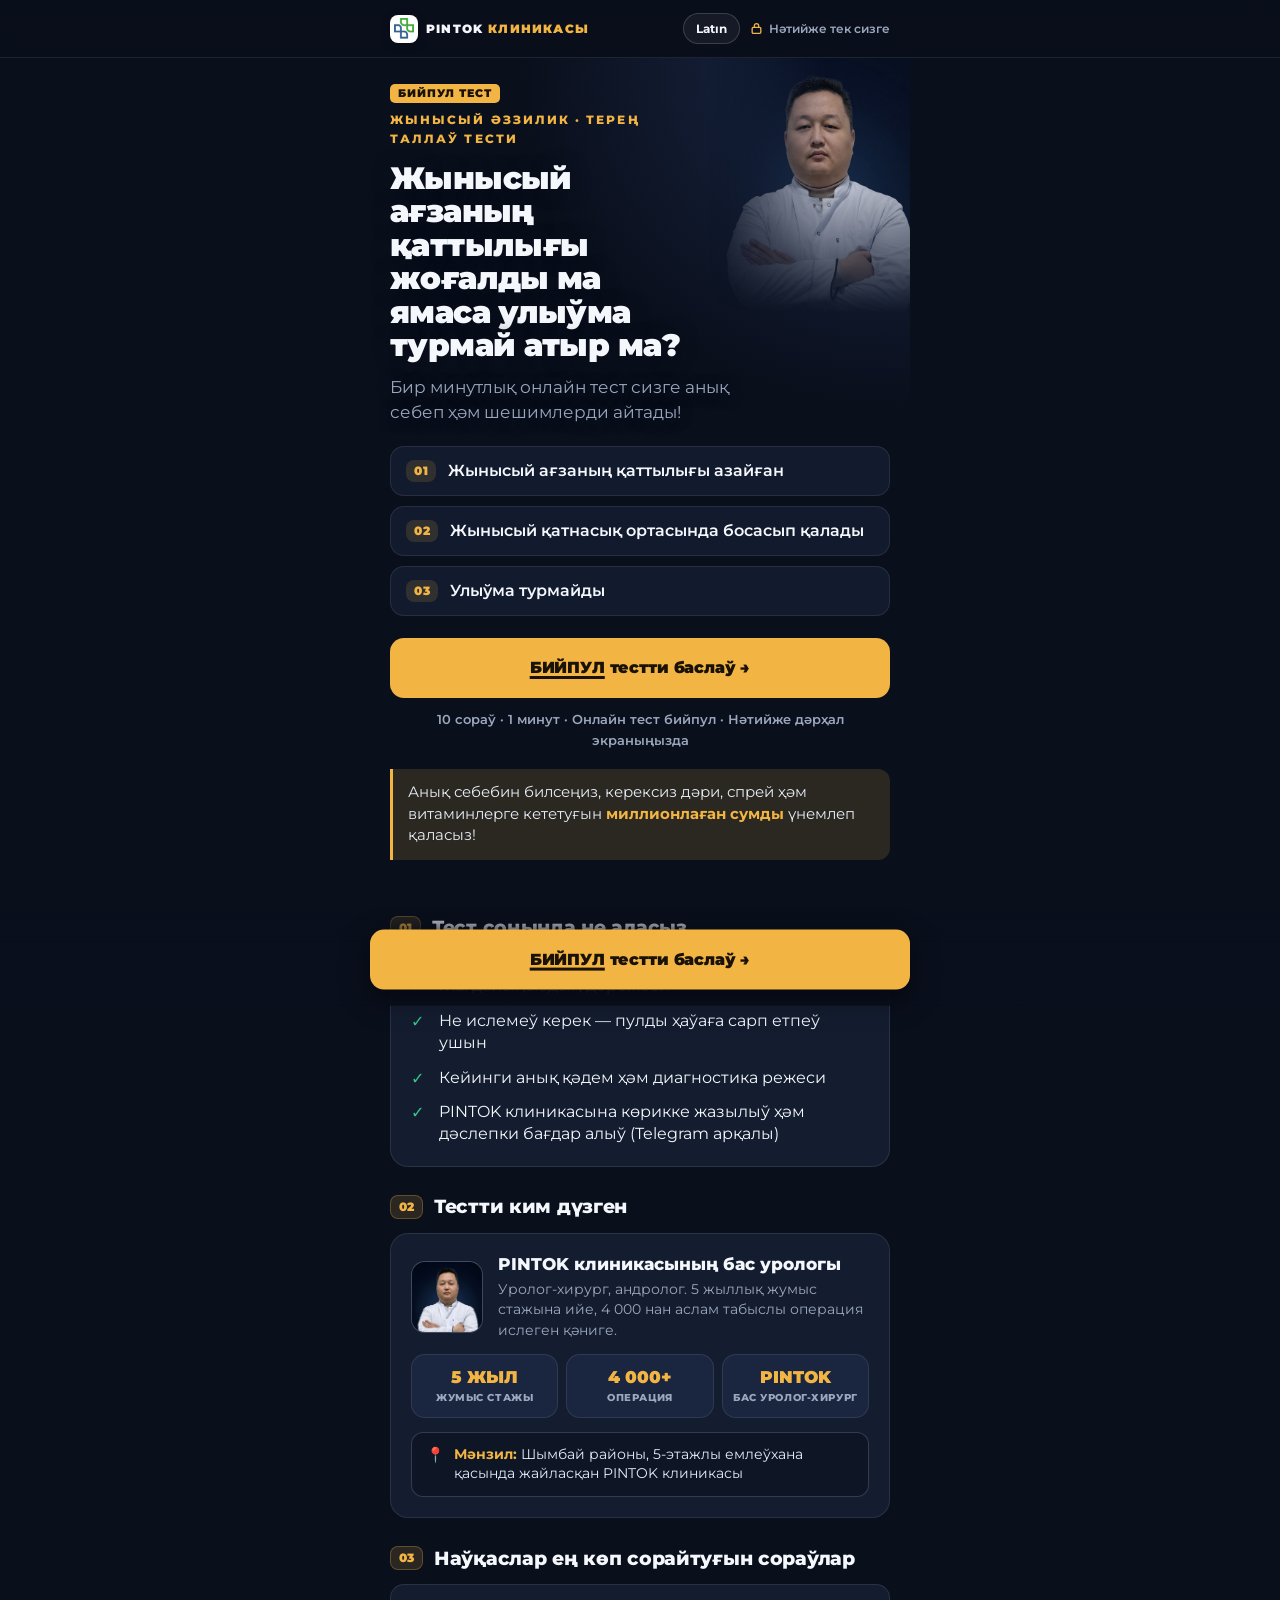
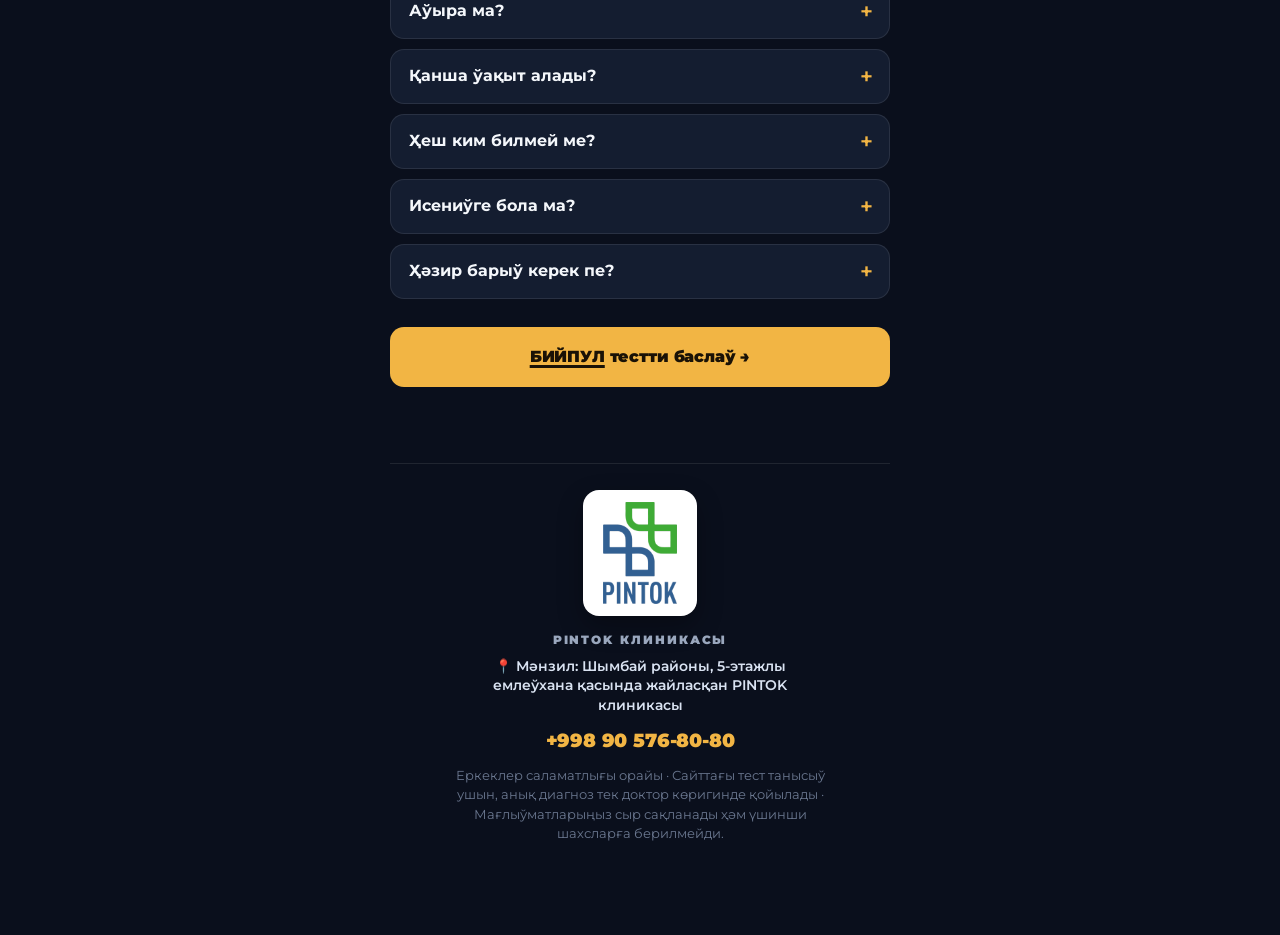
<file: index.html>
<!doctype html>
<html lang="kaa">
<head>
  <meta charset="utf-8">
  <meta name="viewport" content="width=device-width, initial-scale=1, viewport-fit=cover">
  <meta name="theme-color" content="#0A0F1C">
  <title>Еркеклик күши тести — PINTOK клиникасы</title>
  <meta name="description" content="Жынысый ағзаның қаттылығы жоғалды ма ямаса улыўма турмай атыр ма? Бир минутлық онлайн тест себебин айтады. Нәтийжени тек сиз көресиз.">
  <link rel="icon" type="image/png" href="assets/pintok-icon.png">
  <link rel="preconnect" href="https://fonts.googleapis.com">
  <link rel="preconnect" href="https://fonts.gstatic.com" crossorigin>
  <link href="https://fonts.googleapis.com/css2?family=Montserrat:wght@500;600;700;800;900&display=swap" rel="stylesheet">
  <link rel="preload" as="image" href="assets/doktor.jpg">
  <link rel="stylesheet" href="assets/style.css">
</head>
<body>
  <header class="top">
    <div class="top-in">
      <a class="brand" href="#top">
        <span class="brand-ico"><img src="assets/pintok-icon.png" alt="PINTOK" width="22" height="22"></span>
        <span class="brand-txt"><b data-no-translit="1">PINTOK</b> <span>КЛИНИКАСЫ</span></span>
      </a>
      <div class="top-r">
        <span id="lang-slot"></span>
        <span class="priv">
          <svg viewBox="0 0 24 24" fill="none" stroke="currentColor" stroke-width="2.4" stroke-linecap="round" stroke-linejoin="round" aria-hidden="true">
            <rect x="4" y="10" width="16" height="11" rx="2"></rect>
            <path d="M8 10V7a4 4 0 0 1 8 0v3"></path>
          </svg>
          <span>Нәтийже тек сизге</span>
        </span>
      </div>
    </div>
  </header>

  <main class="wrap" id="top">
    <!-- 1. БАС БЕТ (LANDING / INTRO) -->
    <section class="screen" id="s-intro">
      <div class="hero" id="hero">
        <img class="photo" src="assets/doktor.jpg" alt="" width="230" height="260">

        <div class="hero-top">
          <span class="badge-free">БИЙПУЛ тест</span>
          <p class="eyebrow">Жынысый әззилик · терең таллаў тести</p>
        </div>

        <h1 class="long">Жынысый ағзаның қаттылығы жоғалды ма ямаса улыўма турмай атыр ма?</h1>
        <p class="lead">Бир минутлық онлайн тест сизге анық себеп ҳәм шешимлерди айтады!</p>

        <ul class="who" id="who"></ul>

        <button type="button" class="btn hero-btn" id="hero-cta" data-start>
          <span><span class="bp">БИЙПУЛ</span> тестти баслаў →</span>
        </button>
        <p class="hint">10 сораў · 1 минут · Онлайн тест бийпул · Нәтийже дәрҳал экраныңызда</p>

        <p class="save">
          Анық себебин билсеңиз, керексиз дәри, спрей ҳәм витаминлерге кететуғын <b>миллионлаған сумды</b> үнемлеп қаласыз!
        </p>
      </div>

      <!-- Бөлим 01 -->
      <div class="sec">
        <div class="sec-h">
          <span class="sn">01</span>
          <h3>Тест соңында не аласыз</h3>
        </div>
        <div class="card">
          <ul class="gets" id="gets"></ul>
        </div>
      </div>

      <!-- Бөлим 02 -->
      <div class="sec">
        <div class="sec-h">
          <span class="sn">02</span>
          <h3>Тестти ким дүзген</h3>
        </div>
        <div class="card">
          <div class="doc">
            <img class="ava" src="assets/doktor.jpg" alt="PINTOK клиникасының бас урологы" width="72" height="72">
            <div>
              <p class="dname">PINTOK клиникасының бас урологы</p>
              <p class="drole">Уролог-хирург, андролог. 5 жыллық жумыс стажына ийе, 4 000 нан аслам табыслы операция ислеген қәниге.</p>
            </div>
          </div>
          <div class="trust" id="trust"></div>
          <div class="addr-box">
            <span class="addr-ic" aria-hidden="true">📍</span>
            <div>
              <b>Мәнзил:</b> Шымбай районы, 5-этажлы емлеўхана қасында жайласқан PINTOK клиникасы
            </div>
          </div>
        </div>
      </div>

      <!-- Бөлим 03 -->
      <div class="sec">
        <div class="sec-h">
          <span class="sn">03</span>
          <h3>Наўқаслар ең көп сорайтуғын сораўлар</h3>
        </div>
        <div class="faq" id="faq"></div>
      </div>

      <div class="sec">
        <button type="button" class="btn hero-btn" data-start>
          <span><span class="bp">БИЙПУЛ</span> тестти баслаў →</span>
        </button>
      </div>
    </section>

    <!-- 1.5. ТЕСТТЕН АЛДЫН АТЫ ҲӘМ НОМЕР КИРГИЗИЎ ЕКРАНЫ -->
    <section class="screen" id="s-pregate" hidden>
      <div class="gate" id="pregate-box">
        <div class="gate-brand">
          <img src="assets/pintok-icon.png" alt="PINTOK" width="32" height="32">
          <div>
            <div class="gb-name"><span data-no-translit="1">PINTOK</span> КЛИНИКАСЫ</div>
            <div class="gb-sub">Тестти баслаўдан алдын</div>
          </div>
        </div>

        <p class="eyebrow">БИЙПУЛ ТЕСТКЕ КИРИЎ</p>
        <p class="glead">
          Тестти баслаў ушын атыңыз ҳәм телефон номериңизди жазың.
          Атыңыз ҳәм номериңизсиз тестке кириў мүмкин емес.
        </p>

        <div class="field">
          <label class="flabel" for="pre-name">Атыңыз</label>
          <input type="text" id="pre-name" name="pre-name" autocomplete="name" placeholder="Атыңызды жазың">
        </div>

        <div class="field">
          <label class="flabel" for="pre-phone">Телефон номериңиз</label>
          <input type="tel" id="pre-phone" name="pre-phone" inputmode="numeric" autocomplete="tel" placeholder="+998 __ ___ __ __">
        </div>

        <p class="err" id="pre-err" hidden></p>

        <button type="button" class="btn" id="pre-submit">Тестти баслаў →</button>

        <div class="gpriv">
          <svg viewBox="0 0 24 24" fill="none" stroke="currentColor" stroke-width="2.2" stroke-linecap="round" stroke-linejoin="round" aria-hidden="true">
            <path d="M12 3l8 3v6c0 5-3.5 8-8 9-4.5-1-8-4-8-9V6l8-3z"></path>
            <path d="M9 12l2 2 4-4"></path>
          </svg>
          <span>Мағлыўматларыңыз тек PINTOK клиникасы администраторында қалады ҳәм толық сыр сақланады.</span>
        </div>
      </div>

      <button type="button" class="back" id="pre-back">← Бас бетке қайтыў</button>
    </section>

    <!-- 2. ТЕСТ ЕКРАНЫ (10 СОРАЎ) -->
    <section class="screen qwrap" id="s-q" hidden>
      <div class="qhead">
        <div class="num" id="pnum">01<small>/ 10</small></div>
        <div class="qtag">БИЙПУЛ тест</div>
      </div>
      <div class="segs" id="segs" aria-hidden="true"></div>
      <h2 class="q" id="qtxt"></h2>
      <div class="opts" id="opts"></div>
      <button type="button" class="back" id="back" hidden>← Алдыңғы сораў</button>
    </section>

    <!-- 3. НӘТИЙЖЕ ҲӘМ КӨРИККЕ ЖАЗЫЛЫЎ ЕКРАНЫ -->
    <section class="screen" id="s-res" hidden>
      <div class="rhead">
        <p class="eyebrow">ТЕСТ ЖУЎМАҚЛАНДЫ</p>
        <h2>Сизиң нәтийжеңиз</h2>
      </div>

      <div class="lv" id="lvbox">
        <p class="eyebrow">ҲӘЗИРГИ ЖАҒДАЙДА СИЗДЕ</p>
        <div class="lv-t" id="lvname"></div>
        <div class="meter" aria-hidden="true">
          <div class="mseg" data-lv="1">
            <div class="bar"></div>
            <div class="ml">ЖЕҢИЛ</div>
          </div>
          <div class="mseg" data-lv="2">
            <div class="bar"></div>
            <div class="ml">ОРТАША</div>
          </div>
          <div class="mseg" data-lv="3">
            <div class="bar"></div>
            <div class="ml">АЎЫР</div>
          </div>
        </div>
        <p class="lv-d" id="lvdesc"></p>
      </div>

      <!-- Карточка 01 -->
      <div class="sec">
        <div class="sec-h">
          <span class="sn">01</span>
          <h3>Жынысый әззиликтиң үш түрли көриниси бар ҳәм бәрине шешим бар:</h3>
        </div>
        <div class="card">
          <div class="tlist" id="types"></div>
        </div>
      </div>

      <!-- Карточка 02 -->
      <div class="sec">
        <div class="sec-h">
          <span class="sn">02</span>
          <h3>Бул жағдайда сизге ең анық жәрдем — дурыс диагноз, яғный:</h3>
        </div>
        <div class="card">
          <div class="steps" id="steps"></div>
          <div class="why" id="why"></div>
        </div>
      </div>

      <!-- Клиникада қабыллаў ҳәм мәнзил карточкасы (пуллы тийкарда) -->
      <div class="free">
        <span class="ftag" id="ftag"></span>
        <h3 id="ftitle"></h3>
        <ul id="flist"></ul>
        <div class="addr-box addr-in-offer">
          <span class="addr-ic" aria-hidden="true">📍</span>
          <div><b>Мәнзил:</b> <span id="faddr"></span></div>
        </div>
        <p class="fsub" id="fnote"></p>
      </div>

      <!-- Көрикке жазылыў ақ формасы -->
      <div class="gate" id="gate">
        <div class="gate-brand">
          <img src="assets/pintok-icon.png" alt="PINTOK" width="32" height="32">
          <div>
            <div class="gb-name"><span data-no-translit="1">PINTOK</span> КЛИНИКАСЫ</div>
            <div class="gb-sub">Көрикке алдыннан жазылыў</div>
          </div>
        </div>

        <p class="eyebrow">КӨРИККЕ АЛДЫННАН ЖАЗЫЛЫЎ</p>
        <p class="glead">
          Атыңыз ҳәм телефон номериңизди жазып, <b>«Жибериў»</b> түймесин басың. Арзаңыз дәрҳал
          <b>PINTOK клиникасына</b> түседи ҳәм администратор сиз менен байланысады.
        </p>

        <div class="gate-addr">
          <span aria-hidden="true">📍</span>
          <span><b>Мәнзил:</b> Шымбай районы, 5-этажлы емлеўхана қасында жайласқан PINTOK клиникасы</span>
        </div>

        <div class="field">
          <label class="flabel" for="name">Атыңыз</label>
          <input type="text" id="name" name="name" autocomplete="name" placeholder="Атыңызды жазың">
        </div>

        <div class="field">
          <label class="flabel" for="phone">Телефон номериңиз</label>
          <input type="tel" id="phone" name="phone" inputmode="numeric" autocomplete="tel" placeholder="+998 __ ___ __ __">
        </div>

        <p class="err" id="perr" hidden></p>

        <button type="button" class="btn" id="send">Жибериў →</button>

        <p class="phone-direct">
          Ямаса тиккелей қоңыраў: <a href="tel:+998905768080" data-no-translit="1">+998 90 576-80-80</a>
        </p>

        <div class="gpriv">
          <svg viewBox="0 0 24 24" fill="none" stroke="currentColor" stroke-width="2.2" stroke-linecap="round" stroke-linejoin="round" aria-hidden="true">
            <path d="M12 3l8 3v6c0 5-3.5 8-8 9-4.5-1-8-4-8-9V6l8-3z"></path>
            <path d="M9 12l2 2 4-4"></path>
          </svg>
          <span>Номериңиз тек PINTOK клиникасы администраторында қалады. Мағлыўматларыңыздың сыр сақланыўына кепиллик беремиз.</span>
        </div>
      </div>

      <!-- Telegram байланыс карточкасы -->
      <div class="guide">
        <div class="pdf vid-logo" aria-hidden="true">
          <img src="assets/pintok-icon.png" alt="PINTOK" width="40" height="40">
        </div>
        <div>
          <p class="eyebrow" id="gtag"></p>
          <p class="gt" id="gtitle"></p>
          <p class="gd" id="gdesc"></p>
          <p class="gf" id="gfoot"></p>
        </div>
      </div>

      <button type="button" class="restart" id="restart">Тестти қайтадан баслаў</button>
    </section>

    <!-- 4. ТАСТЫЙЫҚЛАЎ ЕКРАНЫ -->
    <section class="screen" id="s-done" hidden>
      <div class="done-box">
        <div class="done-head">
          <div class="done-ok" aria-hidden="true">✓</div>
          <div class="done-logo-pill">
            <img src="assets/pintok-icon.png" alt="PINTOK" width="26" height="26">
            <span data-no-translit="1">PINTOK</span>
          </div>
        </div>
        <p class="eyebrow">АРЗА ҚАБЫЛ ЕТИЛДИ · PINTOK КЛИНИКАСЫ</p>
        <h2>Рахмет! Арзаңыз жиберилди</h2>
        <p class="done-sub">PINTOK клиникасының администраторы жақын ўақыт ишинде сиз менен байланысып, көрик ўақтын белгилейди.</p>

        <div class="done-info">
          <div>Аты: <b id="donename"></b></div>
          <div>Телефон: <b id="donephone" data-no-translit="1"></b></div>
          <div>Нәтийже: <b id="donelevel"></b></div>
          <div>Мәнзил: <b>Шымбай районы, 5-этажлы емлеўхана қасында жайласқан PINTOK клиникасы</b></div>
        </div>

        <div class="done-actions">
          <a class="btn sec" id="callbtn" href="tel:+998905768080">
            📞 Клиникаға қоңыраў: +998 90 576-80-80
          </a>
          <a class="btn ghost" id="tgbtn" href="https://t.me/+998905768080" target="_blank" rel="noopener noreferrer">
            Telegramнан тиккелей жазыў (+998 90 576-80-80)
          </a>
        </div>

        <p class="days" id="days"></p>
      </div>

      <div class="card how-card">
        <h3>Сиз менен қалай байланысқан қолайлы?</h3>
        <div class="opts" id="how"></div>
        <div class="final-msg" id="final" hidden>
          Таңлаўыңыз сақланды: <b id="howtxt"></b>. PINTOK клиникасы администраторы сиз таңлаған усылда байланысады.
        </div>
      </div>

      <button type="button" class="restart" id="restart2">Тестти қайтадан баслаў</button>
    </section>

    <footer>
      <div class="flogo-wrap">
        <img src="assets/pintok-logo.png" alt="PINTOK клиникасы" width="84" height="104">
      </div>
      <div class="fbrand">PINTOK КЛИНИКАСЫ</div>
      <p class="faddr">📍 Мәнзил: Шымбай районы, 5-этажлы емлеўхана қасында жайласқан PINTOK клиникасы</p>
      <a class="fphone" href="tel:+998905768080" data-no-translit="1">+998 90 576-80-80</a>
      <p class="fnote">
        Еркеклер саламатлығы орайы · Сайттағы тест танысыў ушын, анық диагноз тек доктор көригинде қойылады · Мағлыўматларыңыз сыр сақланады ҳәм үшинши шахсларға берилмейди.
      </p>
    </footer>
  </main>

  <div class="cta-bar" id="cta-bar">
    <div class="wrap">
      <button type="button" class="btn" data-start>
        <span><span class="bp">БИЙПУЛ</span> тестти баслаў →</span>
      </button>
    </div>
  </div>

  <script src="assets/config.js"></script>
  <script src="assets/scoring.js"></script>
  <script src="content/jz.js"></script>
  <script src="assets/translit.js"></script>
  <script src="assets/app.js"></script>
</body>
</html>
</file>
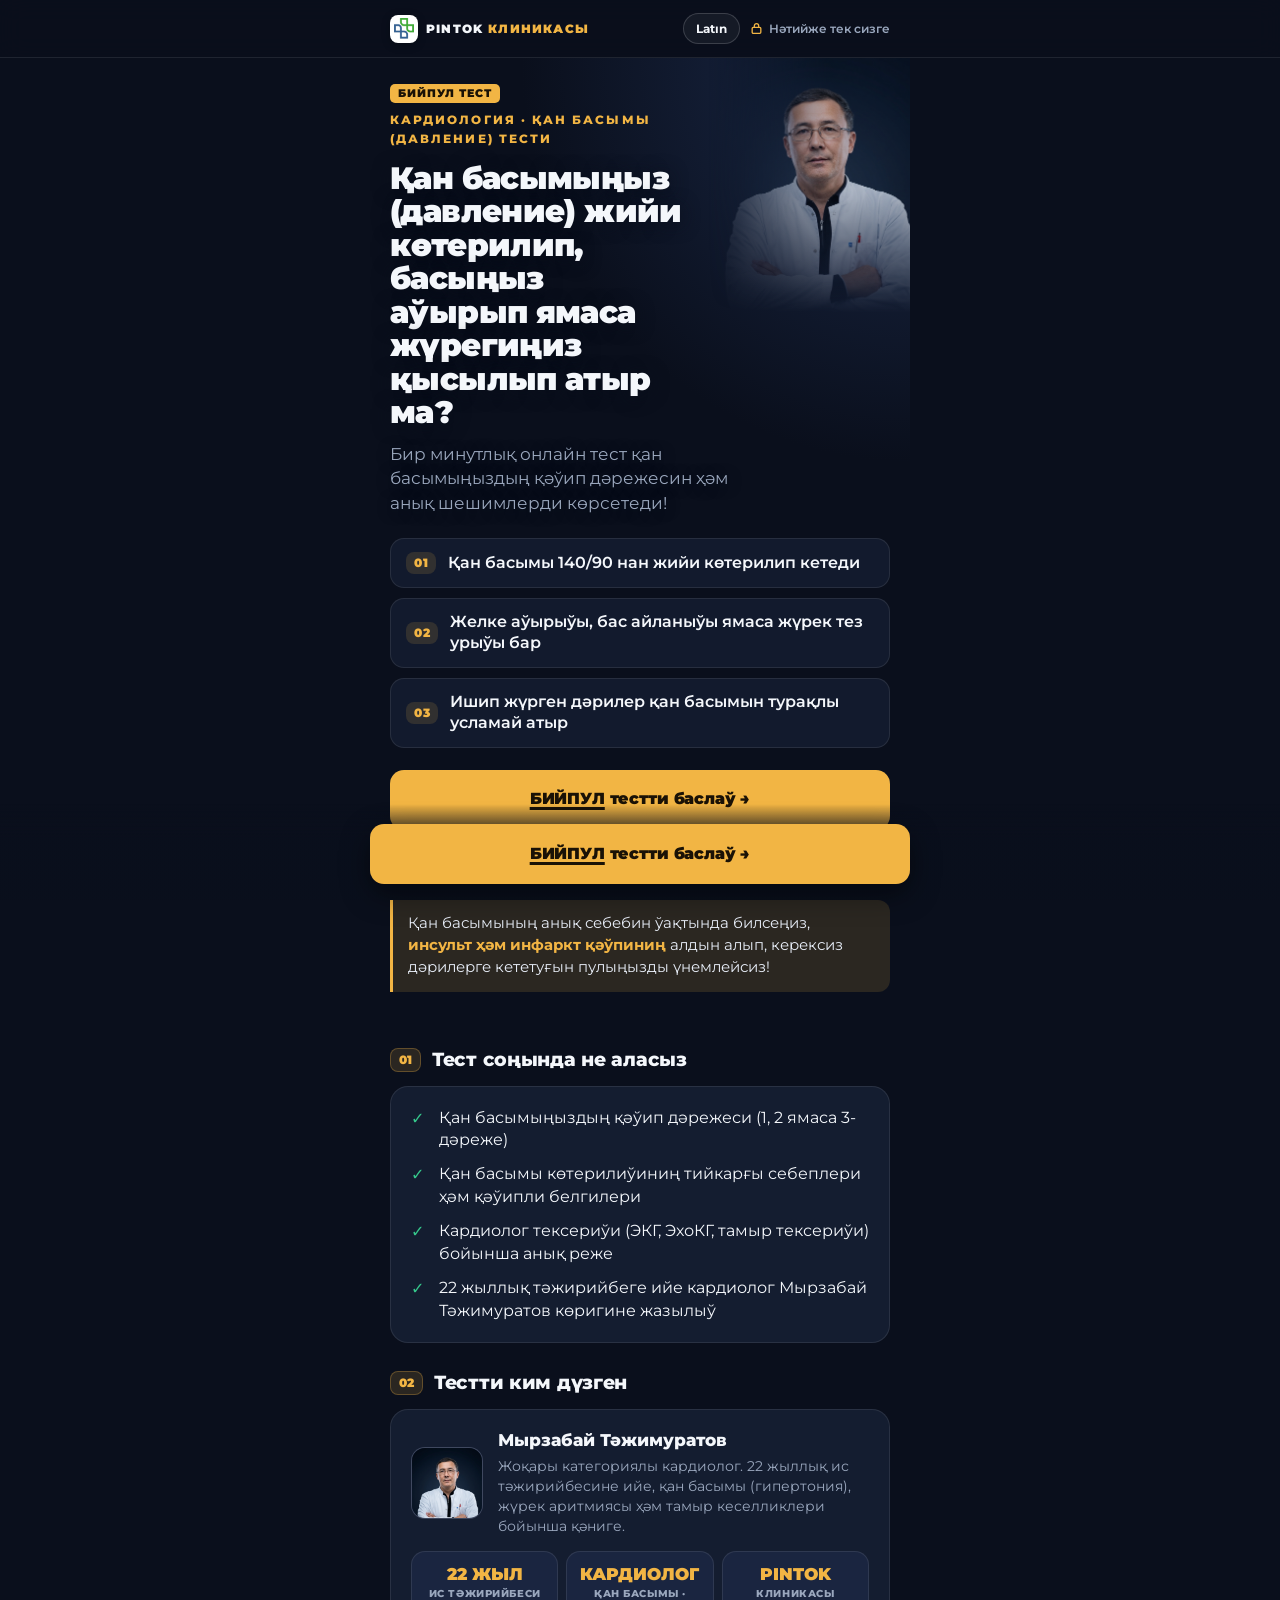
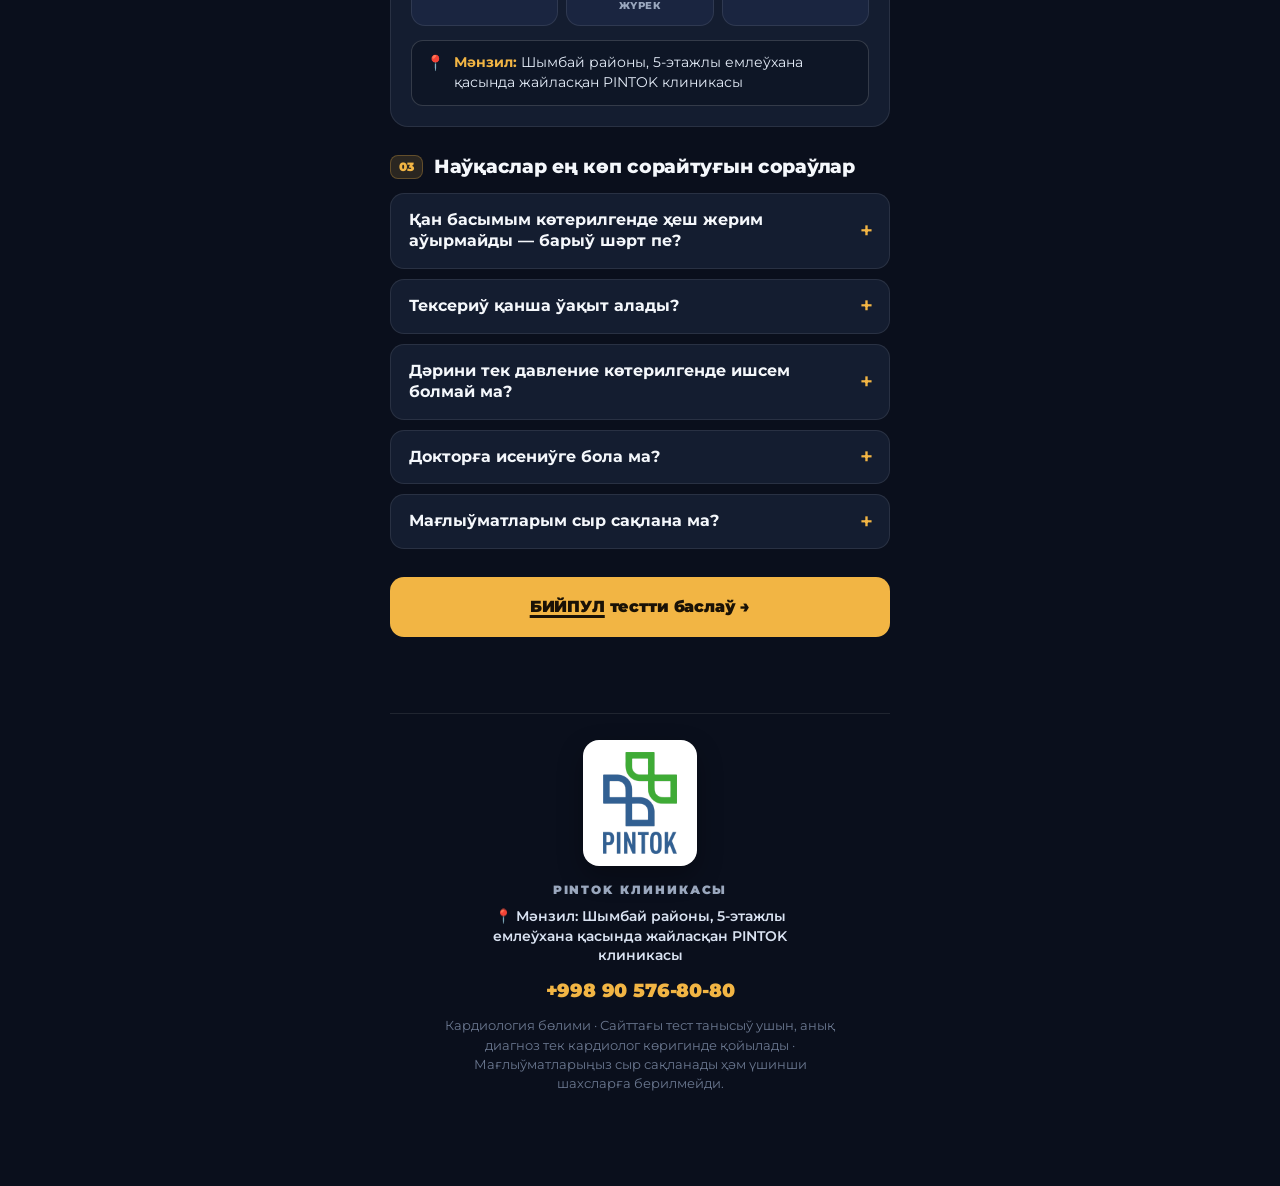
<file: kardiologiya.html>
<!doctype html>
<html lang="kaa">
<head>
  <meta charset="utf-8">
  <meta name="viewport" content="width=device-width, initial-scale=1, viewport-fit=cover">
  <meta name="theme-color" content="#0A0F1C">
  <title>Қан басымы ҳәм жүрек тести — Кардиолог Мырзабай Тәжимуратов · PINTOK клиникасы</title>
  <meta name="description" content="Қан басымыңыз (давление) жийи көтерилип, басыңыз аўырып ямаса жүрегиңиз қысылып атыр ма? 22 жыллық тәжирийбеге ийе кардиолог Мырзабай Тәжимуратовтың 1 минутлық онлайн тести.">
  <link rel="icon" type="image/png" href="assets/pintok-icon.png">
  <link rel="preconnect" href="https://fonts.googleapis.com">
  <link rel="preconnect" href="https://fonts.gstatic.com" crossorigin>
  <link href="https://fonts.googleapis.com/css2?family=Montserrat:wght@500;600;700;800;900&display=swap" rel="stylesheet">
  <link rel="preload" as="image" href="assets/doktor-kardio.jpg">
  <link rel="stylesheet" href="assets/style.css">
</head>
<body>
  <header class="top">
    <div class="top-in">
      <a class="brand" href="#top">
        <span class="brand-ico"><img src="assets/pintok-icon.png" alt="PINTOK" width="22" height="22"></span>
        <span class="brand-txt"><b data-no-translit="1">PINTOK</b> <span>КЛИНИКАСЫ</span></span>
      </a>
      <div class="top-r">
        <span id="lang-slot"></span>
        <span class="priv">
          <svg viewBox="0 0 24 24" fill="none" stroke="currentColor" stroke-width="2.4" stroke-linecap="round" stroke-linejoin="round" aria-hidden="true">
            <rect x="4" y="10" width="16" height="11" rx="2"></rect>
            <path d="M8 10V7a4 4 0 0 1 8 0v3"></path>
          </svg>
          <span>Нәтийже тек сизге</span>
        </span>
      </div>
    </div>
  </header>

  <main class="wrap" id="top">
    <!-- 1. БАС БЕТ (LANDING / INTRO) -->
    <section class="screen" id="s-intro">
      <div class="hero" id="hero">
        <img class="photo" src="assets/doktor-kardio.jpg" alt="Кардиолог Мырзабай Тәжимуратов" width="230" height="260">

        <div class="hero-top">
          <span class="badge-free">БИЙПУЛ тест</span>
          <p class="eyebrow">Кардиология · Қан басымы (давление) тести</p>
        </div>

        <h1 class="long">Қан басымыңыз (давление) жийи көтерилип, басыңыз аўырып ямаса жүрегиңиз қысылып атыр ма?</h1>
        <p class="lead">Бир минутлық онлайн тест қан басымыңыздың қәўип дәрежесин ҳәм анық шешимлерди көрсетеди!</p>

        <ul class="who" id="who"></ul>

        <button type="button" class="btn hero-btn" id="hero-cta" data-start>
          <span><span class="bp">БИЙПУЛ</span> тестти баслаў →</span>
        </button>
        <p class="hint">10 сораў · 1 минут · Онлайн тест бийпул · Нәтийже дәрҳал экраныңызда</p>

        <p class="save">
          Қан басымының анық себебин ўақтында билсеңиз, <b>инсульт ҳәм инфаркт қәўпиниң</b> алдын алып, керексиз дәрилерге кететуғын пулыңызды үнемлейсиз!
        </p>
      </div>

      <!-- Бөлим 01 -->
      <div class="sec">
        <div class="sec-h">
          <span class="sn">01</span>
          <h3>Тест соңында не аласыз</h3>
        </div>
        <div class="card">
          <ul class="gets" id="gets"></ul>
        </div>
      </div>

      <!-- Бөлим 02 -->
      <div class="sec">
        <div class="sec-h">
          <span class="sn">02</span>
          <h3>Тестти ким дүзген</h3>
        </div>
        <div class="card">
          <div class="doc">
            <img class="ava" src="assets/doktor-kardio.jpg" alt="Кардиолог Мырзабай Тәжимуратов" width="72" height="72">
            <div>
              <p class="dname">Мырзабай Тәжимуратов</p>
              <p class="drole">Жоқары категориялы кардиолог. 22 жыллық ис тәжирийбесине ийе, қан басымы (гипертония), жүрек аритмиясы ҳәм тамыр кеселликлери бойынша қәниге.</p>
            </div>
          </div>
          <div class="trust" id="trust"></div>
          <div class="addr-box">
            <span class="addr-ic" aria-hidden="true">📍</span>
            <div>
              <b>Мәнзил:</b> Шымбай районы, 5-этажлы емлеўхана қасында жайласқан PINTOK клиникасы
            </div>
          </div>
        </div>
      </div>

      <!-- Бөлим 03 -->
      <div class="sec">
        <div class="sec-h">
          <span class="sn">03</span>
          <h3>Наўқаслар ең көп сорайтуғын сораўлар</h3>
        </div>
        <div class="faq" id="faq"></div>
      </div>

      <div class="sec">
        <button type="button" class="btn hero-btn" data-start>
          <span><span class="bp">БИЙПУЛ</span> тестти баслаў →</span>
        </button>
      </div>
    </section>

    <!-- 1.5. ТЕСТТЕН АЛДЫН АТЫ ҲӘМ НОМЕР КИРГИЗИЎ ЕКРАНЫ -->
    <section class="screen" id="s-pregate" hidden>
      <div class="gate" id="pregate-box">
        <div class="gate-brand">
          <img src="assets/pintok-icon.png" alt="PINTOK" width="32" height="32">
          <div>
            <div class="gb-name"><span data-no-translit="1">PINTOK</span> КЛИНИКАСЫ</div>
            <div class="gb-sub">Кардиология · Тестти баслаўдан алдын</div>
          </div>
        </div>

        <p class="eyebrow">БИЙПУЛ ТЕСТКЕ КИРИЎ</p>
        <p class="glead">
          Қан басымы тестин баслаў ушын атыңыз ҳәм телефон номериңизди жазың.
          Атыңыз ҳәм номериңизсиз тестке кириў мүмкин емес.
        </p>

        <div class="field">
          <label class="flabel" for="pre-name">Атыңыз</label>
          <input type="text" id="pre-name" name="pre-name" autocomplete="name" placeholder="Атыңызды жазың">
        </div>

        <div class="field">
          <label class="flabel" for="pre-phone">Телефон номериңиз</label>
          <input type="tel" id="pre-phone" name="pre-phone" inputmode="numeric" autocomplete="tel" placeholder="+998 __ ___ __ __">
        </div>

        <p class="err" id="pre-err" hidden></p>

        <button type="button" class="btn" id="pre-submit">Тестти баслаў →</button>

        <div class="gpriv">
          <svg viewBox="0 0 24 24" fill="none" stroke="currentColor" stroke-width="2.2" stroke-linecap="round" stroke-linejoin="round" aria-hidden="true">
            <path d="M12 3l8 3v6c0 5-3.5 8-8 9-4.5-1-8-4-8-9V6l8-3z"></path>
            <path d="M9 12l2 2 4-4"></path>
          </svg>
          <span>Мағлыўматларыңыз тек PINTOK клиникасы кардиологы ҳәм администраторында қалады.</span>
        </div>
      </div>

      <button type="button" class="back" id="pre-back">← Бас бетке қайтыў</button>
    </section>

    <!-- 2. ТЕСТ ЕКРАНЫ (10 СОРАЎ) -->
    <section class="screen qwrap" id="s-q" hidden>
      <div class="qhead">
        <div class="num" id="pnum">01<small>/ 10</small></div>
        <div class="qtag">КАРДИОЛОГИЯ ТЕСТИ</div>
      </div>
      <div class="segs" id="segs" aria-hidden="true"></div>
      <h2 class="q" id="qtxt"></h2>
      <div class="opts" id="opts"></div>
      <button type="button" class="back" id="back" hidden>← Алдыңғы сораў</button>
    </section>

    <!-- 3. НӘТИЙЖЕ ҲӘМ КӨРИККЕ ЖАЗЫЛЫЎ ЕКРАНЫ -->
    <section class="screen" id="s-res" hidden>
      <div class="rhead">
        <p class="eyebrow">ТЕСТ ЖУЎМАҚЛАНДЫ</p>
        <h2>Сизиң нәтийжеңиз</h2>
      </div>

      <div class="lv" id="lvbox">
        <p class="eyebrow">ҲӘЗИРГИ ЖАҒДАЙДА СИЗДЕ</p>
        <div class="lv-t" id="lvname"></div>
        <div class="meter" aria-hidden="true">
          <div class="mseg" data-lv="1">
            <div class="bar"></div>
            <div class="ml">ЖЕҢИЛ</div>
          </div>
          <div class="mseg" data-lv="2">
            <div class="bar"></div>
            <div class="ml">ОРТАША</div>
          </div>
          <div class="mseg" data-lv="3">
            <div class="bar"></div>
            <div class="ml">ЖОҚАРЫ</div>
          </div>
        </div>
        <p class="lv-d" id="lvdesc"></p>
      </div>

      <!-- Карточка 01 -->
      <div class="sec">
        <div class="sec-h">
          <span class="sn">01</span>
          <h3>Қан басымы көтерилиўиниң үш тийкарғы себеби бар:</h3>
        </div>
        <div class="card">
          <div class="tlist" id="types"></div>
        </div>
      </div>

      <!-- Карточка 02 -->
      <div class="sec">
        <div class="sec-h">
          <span class="sn">02</span>
          <h3>Бул жағдайда сизге ең анық жәрдем — дурыс кардиологиялық диагноз:</h3>
        </div>
        <div class="card">
          <div class="steps" id="steps"></div>
          <div class="why" id="why"></div>
        </div>
      </div>

      <!-- Клиникада қабыллаў ҳәм мәнзил карточкасы -->
      <div class="free">
        <span class="ftag" id="ftag"></span>
        <h3 id="ftitle"></h3>
        <ul id="flist"></ul>
        <div class="addr-box addr-in-offer">
          <span class="addr-ic" aria-hidden="true">📍</span>
          <div><b>Мәнзил:</b> <span id="faddr"></span></div>
        </div>
        <p class="fsub" id="fnote"></p>
      </div>

      <!-- Көрикке жазылыў ақ формасы -->
      <div class="gate" id="gate">
        <div class="gate-brand">
          <img src="assets/pintok-icon.png" alt="PINTOK" width="32" height="32">
          <div>
            <div class="gb-name"><span data-no-translit="1">PINTOK</span> КЛИНИКАСЫ</div>
            <div class="gb-sub">Кардиолог Мырзабай Тәжимуратов қабыллаўы</div>
          </div>
        </div>

        <p class="eyebrow">КАРДИОЛОГ КӨРИГИНЕ ЖАЗЫЛЫЎ</p>
        <p class="glead">
          Атыңыз ҳәм телефон номериңизди тексерип, <b>«Жибериў»</b> түймесин басың. Арзаңыз дәрҳал
          <b>PINTOK клиникасына</b> түседи ҳәм администратор сиз менен байланысады.
        </p>

        <div class="gate-addr">
          <span aria-hidden="true">📍</span>
          <span><b>Мәнзил:</b> Шымбай районы, 5-этажлы емлеўхана қасында жайласқан PINTOK клиникасы</span>
        </div>

        <div class="field">
          <label class="flabel" for="name">Атыңыз</label>
          <input type="text" id="name" name="name" autocomplete="name" placeholder="Атыңызды жазың">
        </div>

        <div class="field">
          <label class="flabel" for="phone">Телефон номериңиз</label>
          <input type="tel" id="phone" name="phone" inputmode="numeric" autocomplete="tel" placeholder="+998 __ ___ __ __">
        </div>

        <p class="err" id="perr" hidden></p>

        <button type="button" class="btn" id="send">Жибериў →</button>

        <p class="phone-direct">
          Ямаса тиккелей қоңыраў: <a href="tel:+998905768080" data-no-translit="1">+998 90 576-80-80</a>
        </p>

        <div class="gpriv">
          <svg viewBox="0 0 24 24" fill="none" stroke="currentColor" stroke-width="2.2" stroke-linecap="round" stroke-linejoin="round" aria-hidden="true">
            <path d="M12 3l8 3v6c0 5-3.5 8-8 9-4.5-1-8-4-8-9V6l8-3z"></path>
            <path d="M9 12l2 2 4-4"></path>
          </svg>
          <span>Номериңиз тек PINTOK клиникасы администраторында қалады. Мағлыўматларыңыздың сыр сақланыўына кепиллик беремиз.</span>
        </div>
      </div>

      <!-- Telegram байланыс карточкасы -->
      <div class="guide">
        <div class="pdf vid-logo" aria-hidden="true">
          <img src="assets/pintok-icon.png" alt="PINTOK" width="40" height="40">
        </div>
        <div>
          <p class="eyebrow" id="gtag"></p>
          <p class="gt" id="gtitle"></p>
          <p class="gd" id="gdesc"></p>
          <p class="gf" id="gfoot"></p>
        </div>
      </div>

      <button type="button" class="restart" id="restart">Тестти қайтадан баслаў</button>
    </section>

    <!-- 4. ТАСТЫЙЫҚЛАЎ ЕКРАНЫ -->
    <section class="screen" id="s-done" hidden>
      <div class="done-box">
        <div class="done-head">
          <div class="done-ok" aria-hidden="true">✓</div>
          <div class="done-logo-pill">
            <img src="assets/pintok-icon.png" alt="PINTOK" width="26" height="26">
            <span data-no-translit="1">PINTOK</span>
          </div>
        </div>
        <p class="eyebrow">АРЗА ҚАБЫЛ ЕТИЛДИ · PINTOK КАРДИОЛОГИЯ</p>
        <h2>Рахмет! Арзаңыз жиберилди</h2>
        <p class="done-sub">PINTOK клиникасының администраторы жақын ўақыт ишинде сиз менен байланысып, кардиолог Мырзабай Тәжимуратов көригине ўақыт белгилейди.</p>

        <div class="done-info">
          <div>Аты: <b id="donename"></b></div>
          <div>Телефон: <b id="donephone" data-no-translit="1"></b></div>
          <div>Нәтийже: <b id="donelevel"></b></div>
          <div>Доктор: <b>Мырзабай Тәжимуратов (Кардиолог, 22 жыл стаж)</b></div>
          <div>Мәнзил: <b>Шымбай районы, 5-этажлы емлеўхана қасында жайласқан PINTOK клиникасы</b></div>
        </div>

        <div class="done-actions">
          <a class="btn sec" id="callbtn" href="tel:+998905768080">
            📞 Клиникаға қоңыраў: +998 90 576-80-80
          </a>
          <a class="btn ghost" id="tgbtn" href="https://t.me/+998905768080" target="_blank" rel="noopener noreferrer">
            Telegramнан тиккелей жазыў (+998 90 576-80-80)
          </a>
        </div>

        <p class="days" id="days"></p>
      </div>

      <div class="card how-card">
        <h3>Сиз менен қалай байланысқан қолайлы?</h3>
        <div class="opts" id="how"></div>
        <div class="final-msg" id="final" hidden>
          Таңлаўыңыз сақланды: <b id="howtxt"></b>. PINTOK клиникасы администраторы сиз таңлаған усылда байланысады.
        </div>
      </div>

      <button type="button" class="restart" id="restart2">Тестти қайтадан баслаў</button>
    </section>

    <footer>
      <div class="flogo-wrap">
        <img src="assets/pintok-logo.png" alt="PINTOK клиникасы" width="84" height="104">
      </div>
      <div class="fbrand">PINTOK КЛИНИКАСЫ</div>
      <p class="faddr">📍 Мәнзил: Шымбай районы, 5-этажлы емлеўхана қасында жайласқан PINTOK клиникасы</p>
      <a class="fphone" href="tel:+998905768080" data-no-translit="1">+998 90 576-80-80</a>
      <p class="fnote">
        Кардиология бөлими · Сайттағы тест танысыў ушын, анық диагноз тек кардиолог көригинде қойылады · Мағлыўматларыңыз сыр сақланады ҳәм үшинши шахсларға берилмейди.
      </p>
    </footer>
  </main>

  <div class="cta-bar" id="cta-bar">
    <div class="wrap">
      <button type="button" class="btn" data-start>
        <span><span class="bp">БИЙПУЛ</span> тестти баслаў →</span>
      </button>
    </div>
  </div>

  <script src="assets/config.js"></script>
  <script src="assets/scoring-kardio.js"></script>
  <script src="content/kardio.js"></script>
  <script src="assets/translit.js"></script>
  <script src="assets/app.js"></script>
</body>
</html>
</file>
<file: assets/style.css>
:root {
  --bg: #0A0F1C;
  --bg-2: #0F1726;
  --surface: #141D30;
  --surface-2: #1A2540;
  --line: rgba(255, 255, 255, .09);
  --line-2: rgba(255, 255, 255, .16);
  --fg: #F4F7FB;
  --muted: #9AA7BD;
  --dim: #6B7890;
  --acc: #F2B544;
  --acc-ink: #1A1206;
  --acc-soft: rgba(242, 181, 68, .14);
  --ok: #36C98C;
  --warn: #F2B544;
  --crit: #FF6B6B;
  --tg: #2AABEE;
  --r: 18px;
}

*, *::before, *::after {
  box-sizing: border-box;
}

[hidden] {
  display: none !important;
}

html {
  background: var(--bg);
  color: var(--fg);
  scroll-behavior: smooth;
  -webkit-text-size-adjust: 100%;
}

body {
  margin: 0;
  font-family: 'Montserrat', 'Segoe UI', system-ui, -apple-system, sans-serif;
  font-size: 17px;
  line-height: 1.6;
  color: var(--fg);
  background: var(--bg);
  -webkit-font-smoothing: antialiased;
  overflow-x: hidden;
}

a {
  color: inherit;
  text-decoration: none;
}

button, input {
  font: inherit;
  color: inherit;
}

.wrap {
  max-width: 540px;
  margin: 0 auto;
  padding: 0 20px;
}

/* Sticky Top Header */
.top {
  position: sticky;
  top: 0;
  z-index: 40;
  background: rgba(10, 15, 28, .9);
  backdrop-filter: blur(12px);
  -webkit-backdrop-filter: blur(12px);
  border-bottom: 1px solid var(--line);
}

.top-in {
  max-width: 540px;
  margin: 0 auto;
  padding: 13px 20px;
  display: flex;
  align-items: center;
  justify-content: space-between;
  gap: 10px;
}

.brand {
  font-size: 12px;
  font-weight: 900;
  letter-spacing: .1em;
  text-transform: uppercase;
  white-space: nowrap;
  display: inline-flex;
  align-items: center;
  gap: 8px;
}

.brand-ico {
  width: 28px;
  height: 28px;
  border-radius: 8px;
  background: #fff;
  display: grid;
  place-items: center;
  flex: none;
  box-shadow: 0 2px 8px rgba(0, 0, 0, .28);
}

.brand-ico img {
  width: 21px;
  height: 21px;
  object-fit: contain;
  display: block;
}

.brand-txt {
  display: inline-flex;
  align-items: center;
  gap: 5px;
}

.brand-txt b {
  font-weight: 900;
}

.brand-txt span {
  color: var(--acc);
}

.top-r {
  display: flex;
  align-items: center;
  gap: 10px;
  min-width: 0;
}

.lang {
  appearance: none;
  background: rgba(255, 255, 255, .05);
  border: 1px solid var(--line-2);
  color: var(--fg);
  border-radius: 999px;
  padding: 5px 12px;
  font-size: 12px;
  font-weight: 700;
  cursor: pointer;
  transition: background .2s, border-color .2s;
  white-space: nowrap;
}

.lang:hover {
  background: rgba(255, 255, 255, .1);
  border-color: rgba(255, 255, 255, .28);
}

.priv {
  display: inline-flex;
  align-items: center;
  gap: 6px;
  font-size: 12px;
  font-weight: 600;
  color: var(--muted);
  white-space: nowrap;
}

.priv svg {
  width: 13px;
  height: 13px;
  color: var(--acc);
  flex: none;
}

/* Screens */
.screen {
  animation: in .5s cubic-bezier(.16, 1, .3, 1);
  padding-bottom: 42px;
}

@keyframes in {
  from {
    opacity: 0;
    transform: translateY(10px);
  }
  to {
    opacity: 1;
    transform: none;
  }
}

/* Hero Section */
.hero {
  position: relative;
  margin: 0 -20px;
  padding: 26px 20px 28px;
  background: radial-gradient(120% 70% at 100% 0%, #1B2A4A 0%, var(--bg) 60%);
  overflow: hidden;
}

.hero .photo {
  position: absolute;
  right: -18px;
  top: 0;
  width: 220px;
  height: 260px;
  object-fit: cover;
  object-position: top center;
  opacity: .76;
  pointer-events: none;
  user-select: none;
  -webkit-mask-image: linear-gradient(to bottom, #000 50%, transparent 98%), linear-gradient(to right, transparent 0%, rgba(0, 0, 0, .45) 26%, #000 54%);
  -webkit-mask-composite: source-in;
  mask-image: linear-gradient(to bottom, #000 50%, transparent 98%), linear-gradient(to right, transparent 0%, rgba(0, 0, 0, .45) 26%, #000 54%);
  mask-composite: intersect;
}

.hero-top {
  position: relative;
  z-index: 2;
  display: flex;
  flex-direction: column;
  align-items: flex-start;
  gap: 8px;
  max-width: 62%;
  margin-bottom: 14px;
}

.badge-free {
  display: inline-block;
  background: var(--acc);
  color: var(--acc-ink);
  font-size: 11px;
  font-weight: 900;
  letter-spacing: .08em;
  text-transform: uppercase;
  padding: 4px 8px;
  border-radius: 5px;
  line-height: 1;
}

.eyebrow {
  font-size: 11.5px;
  font-weight: 800;
  letter-spacing: .18em;
  text-transform: uppercase;
  color: var(--acc);
  margin: 0;
}

h1 {
  position: relative;
  z-index: 2;
  margin: 0 0 12px;
  font-size: clamp(30px, 8vw, 38px);
  font-weight: 900;
  line-height: 1.08;
  letter-spacing: -0.025em;
}

h1.long {
  font-size: clamp(26px, 7vw, 31px);
  max-width: 14ch;
  letter-spacing: -0.02em;
  text-wrap: balance;
  text-shadow: 0 2px 18px rgba(10, 15, 28, .9);
}

.lead {
  position: relative;
  z-index: 2;
  margin: 0 0 22px;
  max-width: 34ch;
  color: var(--muted);
  font-size: 16.5px;
  line-height: 1.5;
  text-shadow: 0 2px 14px rgba(10, 15, 28, .9);
}

.who {
  position: relative;
  z-index: 2;
  list-style: none;
  margin: 0 0 22px;
  padding: 0;
  display: grid;
  gap: 10px;
}

.who li {
  display: flex;
  align-items: center;
  gap: 12px;
  padding: 13px 15px;
  background: rgba(20, 29, 48, .86);
  border: 1px solid var(--line);
  border-radius: 14px;
  font-size: 15.5px;
  font-weight: 600;
  line-height: 1.35;
}

.who li b {
  font-size: 12px;
  font-weight: 900;
  letter-spacing: .06em;
  color: var(--acc);
  background: var(--acc-soft);
  border-radius: 8px;
  padding: 5px 8px;
  line-height: 1;
  flex: none;
}

/* Primary Buttons */
.btn {
  display: inline-flex;
  align-items: center;
  justify-content: center;
  gap: 10px;
  width: 100%;
  min-height: 60px;
  padding: 14px 20px;
  border: 0;
  border-radius: 14px;
  background: var(--acc);
  color: var(--acc-ink);
  font-size: 17px;
  font-weight: 900;
  letter-spacing: -0.01em;
  cursor: pointer;
  transition: transform .12s ease, filter .15s ease, background .2s ease;
  text-align: center;
}

.btn.hero-btn {
  font-size: 15.5px;
}

.btn:hover {
  filter: brightness(1.04);
}

.btn:active {
  transform: scale(.985);
  filter: brightness(.95);
}

.btn .bp {
  text-decoration: underline;
  text-decoration-thickness: 3px;
  text-underline-offset: 3px;
}

.btn.dark {
  background: #0A0F1C;
  color: #fff;
}

.btn.tg {
  background: var(--tg);
  color: #fff;
}

.btn.sec {
  background: var(--surface-2);
  color: var(--fg);
  border: 1px solid var(--line-2);
  font-weight: 800;
  font-size: 15.5px;
}

.btn.ghost {
  background: transparent;
  color: var(--muted);
  border: 1px solid var(--line-2);
  min-height: 50px;
  font-size: 14.5px;
  font-weight: 700;
}

.hint {
  margin: 11px 0 0;
  text-align: center;
  font-size: 13px;
  font-weight: 600;
  color: var(--muted);
}

.save {
  position: relative;
  z-index: 2;
  margin: 18px 0 0;
  padding: 13px 15px;
  border-left: 3px solid var(--acc);
  background: var(--acc-soft);
  border-radius: 0 12px 12px 0;
  font-size: 14.5px;
  line-height: 1.5;
  color: #E7EDF7;
}

.save b {
  color: var(--acc);
}

/* Landing Sections */
.sec {
  margin-top: 28px;
}

.sec-h {
  display: flex;
  align-items: center;
  gap: 11px;
  margin-bottom: 14px;
}

.sec-h .sn {
  font-size: 12px;
  font-weight: 900;
  color: var(--acc);
  background: var(--acc-soft);
  border: 1px solid rgba(242, 181, 68, .28);
  padding: 5px 8px;
  border-radius: 8px;
  line-height: 1;
  flex: none;
}

.sec-h h3 {
  margin: 0;
  font-size: 19px;
  font-weight: 800;
  line-height: 1.25;
  letter-spacing: -0.015em;
}

.card {
  background: var(--surface);
  border: 1px solid var(--line);
  border-radius: var(--r);
  padding: 20px;
}

.gets {
  list-style: none;
  margin: 0;
  padding: 0;
  display: grid;
  gap: 12px;
}

.gets li {
  position: relative;
  padding-left: 28px;
  font-size: 15.5px;
  line-height: 1.45;
  color: var(--fg);
}

.gets li::before {
  content: "✓";
  position: absolute;
  left: 0;
  top: 0;
  color: var(--ok);
  font-weight: 900;
  font-size: 16px;
}

/* Doctor Card */
.doc {
  display: flex;
  align-items: center;
  gap: 15px;
}

.doc .ava {
  width: 72px;
  height: 72px;
  border-radius: 14px;
  object-fit: cover;
  object-position: top center;
  flex: none;
  border: 1px solid var(--line-2);
  background: var(--surface-2);
}

.doc .dname {
  font-size: 17px;
  font-weight: 800;
  line-height: 1.25;
  margin: 0 0 4px;
}

.doc .drole {
  margin: 0;
  font-size: 14px;
  line-height: 1.45;
  color: var(--muted);
}

.trust {
  margin-top: 14px;
  display: grid;
  grid-template-columns: repeat(3, 1fr);
  gap: 8px;
}

.trust .ti {
  background: var(--surface-2);
  border: 1px solid var(--line);
  border-radius: 14px;
  padding: 13px 8px;
  text-align: center;
}

.trust .tn {
  font-size: 17px;
  font-weight: 900;
  color: var(--acc);
  line-height: 1.15;
}

.trust .tl {
  margin-top: 4px;
  font-size: 9.5px;
  font-weight: 800;
  letter-spacing: .06em;
  color: var(--muted);
  line-height: 1.25;
  text-transform: uppercase;
}

/* FAQ Accordions */
.faq {
  display: grid;
  gap: 10px;
}

.faq details {
  background: var(--surface);
  border: 1px solid var(--line);
  border-radius: 14px;
  overflow: hidden;
  transition: border-color .2s;
}

.faq details[open] {
  border-color: var(--line-2);
}

.faq summary {
  list-style: none;
  cursor: pointer;
  padding: 16px 46px 16px 18px;
  font-size: 15.5px;
  font-weight: 700;
  line-height: 1.35;
  position: relative;
  user-select: none;
}

.faq summary::-webkit-details-marker {
  display: none;
}

.faq summary::after {
  content: "+";
  position: absolute;
  right: 16px;
  top: 50%;
  transform: translateY(-50%);
  color: var(--acc);
  font-size: 22px;
  font-weight: 600;
  line-height: 1;
}

.faq details[open] summary::after {
  content: "–";
}

.faq .fa {
  padding: 0 18px 16px;
  font-size: 14.5px;
  line-height: 1.55;
  color: var(--muted);
}

/* Sticky Bottom CTA */
.cta-bar {
  position: fixed;
  left: 0;
  right: 0;
  bottom: 0;
  z-index: 35;
  padding: 20px 20px calc(16px + env(safe-area-inset-bottom, 0px));
  background: linear-gradient(180deg, rgba(10, 15, 28, 0), rgba(10, 15, 28, .92) 35%);
  transform: translateY(110%);
  transition: transform .35s cubic-bezier(.16, 1, .3, 1);
  pointer-events: none;
}

.cta-bar.show {
  transform: translateY(0);
  pointer-events: auto;
}

.cta-bar .wrap {
  padding: 0;
}

.cta-bar .btn {
  box-shadow: 0 10px 30px rgba(0, 0, 0, .45);
  font-size: 15.5px;
}

/* Footer */
footer {
  margin-top: 34px;
  padding: 26px 0 92px;
  border-top: 1px solid var(--line);
  text-align: center;
}

.fbrand {
  font-size: 12px;
  font-weight: 900;
  letter-spacing: .16em;
  text-transform: uppercase;
  color: var(--muted);
}

.fphone {
  display: inline-block;
  margin-top: 8px;
  font-size: 19px;
  font-weight: 900;
  color: var(--acc);
  letter-spacing: -0.01em;
}

.fnote {
  margin: 10px auto 0;
  max-width: 44ch;
  font-size: 12.5px;
  line-height: 1.55;
  color: var(--dim);
}

/* Quiz Screen (#s-q) */
.qwrap {
  padding-top: 22px;
}

.qhead {
  display: flex;
  align-items: flex-end;
  justify-content: space-between;
  gap: 12px;
  margin-bottom: 14px;
}

.qhead .num {
  font-size: 44px;
  font-weight: 900;
  line-height: .9;
  letter-spacing: -.04em;
  color: var(--fg);
}

.qhead .num small {
  font-size: 16px;
  font-weight: 700;
  color: var(--dim);
  margin-left: 3px;
  letter-spacing: 0;
}

.qhead .qtag {
  font-size: 12px;
  font-weight: 800;
  letter-spacing: .1em;
  text-transform: uppercase;
  color: var(--acc);
  padding-bottom: 4px;
}

.segs {
  display: grid;
  grid-template-columns: repeat(10, 1fr);
  gap: 5px;
  margin-bottom: 24px;
}

.segs i {
  display: block;
  height: 5px;
  border-radius: 99px;
  background: rgba(255, 255, 255, .12);
  transition: background .25s ease;
}

.segs i.on {
  background: var(--acc);
}

.q {
  margin: 0 0 20px;
  font-size: 24px;
  font-weight: 800;
  line-height: 1.25;
  letter-spacing: -0.02em;
}

.opts {
  display: grid;
  gap: 10px;
}

.opt {
  display: flex;
  align-items: center;
  gap: 13px;
  width: 100%;
  text-align: left;
  padding: 15px 16px;
  background: var(--surface);
  border: 1.5px solid var(--line);
  border-radius: 14px;
  cursor: pointer;
  font-size: 15.5px;
  font-weight: 600;
  line-height: 1.35;
  transition: transform .1s ease, border-color .15s ease, background .15s ease;
}

.opt:hover {
  border-color: var(--line-2);
  background: #18233A;
}

.opt:active {
  transform: scale(.99);
}

.opt i {
  font-style: normal;
  width: 30px;
  height: 30px;
  border-radius: 9px;
  background: var(--surface-2);
  border: 1px solid var(--line);
  color: var(--muted);
  display: grid;
  place-items: center;
  font-size: 13px;
  font-weight: 800;
  flex: none;
  transition: background .15s, color .15s, border-color .15s;
}

.opt.sel {
  border-color: var(--acc);
  background: var(--acc-soft);
}

.opt.sel i {
  background: var(--acc);
  border-color: var(--acc);
  color: var(--acc-ink);
}

.back {
  margin-top: 18px;
  appearance: none;
  background: none;
  border: 0;
  color: var(--muted);
  font-size: 14px;
  font-weight: 700;
  padding: 8px 2px;
  cursor: pointer;
  display: inline-flex;
  align-items: center;
  gap: 6px;
}

.back:hover {
  color: var(--fg);
}

/* Results Screen (#s-res) */
.rhead {
  padding-top: 24px;
  margin-bottom: 16px;
}

h2 {
  margin: 6px 0 0;
  font-size: 24px;
  font-weight: 900;
  line-height: 1.15;
  letter-spacing: -0.02em;
}

.lv {
  --c: var(--warn);
  position: relative;
  background: linear-gradient(180deg, var(--surface-2) 0%, var(--surface) 100%);
  border: 1px solid var(--line-2);
  border-left: 6px solid var(--c);
  border-radius: var(--r);
  padding: 20px 20px 22px;
}

.lv .eyebrow {
  color: var(--muted);
}

.lv .lv-t {
  margin: 6px 0 18px;
  font-size: 22px;
  font-weight: 900;
  line-height: 1.15;
  letter-spacing: -0.015em;
  color: var(--c);
}

.meter {
  display: grid;
  grid-template-columns: repeat(3, 1fr);
  gap: 8px;
  margin-bottom: 16px;
  padding-top: 12px;
}

.meter .mseg {
  position: relative;
  text-align: center;
}

.meter .mseg .bar {
  height: 8px;
  border-radius: 99px;
  background: rgba(255, 255, 255, .1);
}

.meter .mseg[data-lv="1"].on .bar { background: var(--ok); }
.meter .mseg[data-lv="2"].on .bar { background: var(--warn); }
.meter .mseg[data-lv="3"].on .bar { background: var(--crit); }

.meter .mseg .ml {
  margin-top: 6px;
  font-size: 10.5px;
  font-weight: 800;
  letter-spacing: .08em;
  color: var(--dim);
}

.meter .mseg.cur .ml {
  color: var(--fg);
}

.meter .mseg.cur::before {
  content: "";
  position: absolute;
  top: -11px;
  left: 50%;
  transform: translateX(-50%);
  border-left: 6px solid transparent;
  border-right: 6px solid transparent;
  border-top: 7px solid var(--c);
}

.lv .lv-d {
  margin: 0;
  font-size: 15.5px;
  line-height: 1.55;
  color: #E4ECF8;
}

/* Type Cards */
.tlist {
  display: grid;
  gap: 12px;
  margin-top: 14px;
}

.tcard {
  display: flex;
  align-items: flex-start;
  gap: 13px;
  padding: 14px;
  background: rgba(10, 15, 28, .42);
  border: 1px solid var(--line);
  border-radius: 14px;
}

.tcard .ic {
  width: 40px;
  height: 40px;
  border-radius: 10px;
  background: var(--surface-2);
  display: grid;
  place-items: center;
  font-size: 20px;
  flex: none;
}

.tcard .tt {
  font-size: 15.5px;
  font-weight: 800;
  margin: 0 0 3px;
}

.tcard .td {
  margin: 0;
  font-size: 14px;
  line-height: 1.48;
  color: var(--muted);
}

/* Steps Card */
.steps {
  display: grid;
  gap: 12px;
  margin-top: 14px;
}

.step {
  display: flex;
  align-items: flex-start;
  gap: 12px;
}

.step .n {
  width: 30px;
  height: 30px;
  border-radius: 10px;
  background: var(--acc-soft);
  color: var(--acc);
  font-size: 14px;
  font-weight: 900;
  display: grid;
  place-items: center;
  flex: none;
}

.step .st {
  font-size: 15.5px;
  font-weight: 700;
  line-height: 1.35;
}

.step .sd {
  margin-top: 3px;
  font-size: 14px;
  line-height: 1.45;
  color: var(--muted);
}

.why {
  margin-top: 16px;
  padding: 13px 15px;
  background: var(--acc-soft);
  border: 1px solid rgba(242, 181, 68, .25);
  border-radius: 12px;
  font-size: 14.5px;
  font-weight: 600;
  line-height: 1.48;
  color: #F7E8C3;
}

/* Free Promo Card */
.free {
  margin-top: 20px;
  border: 1.5px solid var(--acc);
  background: linear-gradient(180deg, rgba(242, 181, 68, .12), rgba(242, 181, 68, .03));
  border-radius: var(--r);
  padding: 20px;
}

.free .ftag {
  display: inline-block;
  background: var(--acc);
  color: var(--acc-ink);
  font-size: 11px;
  font-weight: 900;
  letter-spacing: .1em;
  text-transform: uppercase;
  padding: 5px 9px;
  border-radius: 6px;
  line-height: 1;
}

.free h3 {
  margin: 12px 0 14px;
  font-size: 20px;
  font-weight: 900;
  line-height: 1.25;
}

.free ul {
  list-style: none;
  margin: 0 0 14px;
  padding: 0;
  display: grid;
  gap: 8px;
}

.free li {
  position: relative;
  padding: 12px 14px 12px 36px;
  background: rgba(0, 0, 0, .25);
  border-radius: 12px;
  font-size: 15px;
  font-weight: 700;
  line-height: 1.35;
}

.free li::before {
  content: "✓";
  position: absolute;
  left: 14px;
  top: 12px;
  color: var(--acc);
  font-weight: 900;
}

.free .fsub {
  margin: 0;
  font-size: 13.5px;
  line-height: 1.5;
  color: var(--muted);
}

/* White High-Contrast Booking Gate Card */
.gate {
  margin-top: 20px;
  background: #fff;
  color: #0A0F1C;
  border-radius: var(--r);
  padding: 22px 20px;
  box-shadow: 0 18px 40px rgba(0, 0, 0, .35);
}

.gate .eyebrow {
  color: #8a6a1a;
  margin-bottom: 10px;
}

.gate .glead {
  display: block;
  margin: 0 0 16px;
  font-size: 15.5px;
  font-weight: 700;
  line-height: 1.45;
  color: #0A0F1C;
}

.gate .glead .hl {
  color: #C48A14;
  font-weight: 900;
}

.gate .field {
  margin-bottom: 12px;
}

.gate .flabel {
  display: block;
  font-size: 12.5px;
  font-weight: 800;
  color: #3C4B64;
  margin-bottom: 6px;
  letter-spacing: .02em;
}

.gate input[type="text"],
.gate input[type="tel"] {
  width: 100%;
  height: 58px;
  padding: 0 16px;
  border: 2px solid #D9DFE8;
  border-radius: 14px;
  background: #fff;
  color: #0A0F1C;
  font-size: 18px;
  font-weight: 800;
  outline: none;
  transition: border-color .15s ease, box-shadow .15s ease;
}

.gate input[type="text"]::placeholder,
.gate input[type="tel"]::placeholder {
  color: #8A96A8;
  font-weight: 600;
}

.gate input[type="text"]:focus,
.gate input[type="tel"]:focus {
  border-color: #0A0F1C;
  box-shadow: 0 0 0 3px rgba(10, 15, 28, .08);
}

.gate .err {
  margin: 2px 0 12px;
  font-size: 13.5px;
  font-weight: 700;
  color: #C8403F;
  line-height: 1.4;
}

.gate .btn {
  margin-top: 4px;
  background: #0A0F1C;
  color: #fff;
  font-size: 16px;
}

.gate .btn:hover {
  background: #16213B;
}

.gate .phone-direct {
  margin-top: 12px;
  text-align: center;
  font-size: 13.5px;
  font-weight: 700;
  color: #3C4B64;
}

.gate .phone-direct a {
  color: #0A0F1C;
  text-decoration: underline;
  font-weight: 800;
}

.gate .gpriv {
  margin-top: 14px;
  display: flex;
  align-items: flex-start;
  gap: 9px;
  font-size: 12.5px;
  line-height: 1.45;
  color: #5C6B82;
}

.gate .gpriv svg {
  width: 18px;
  height: 18px;
  color: #1F9D6A;
  flex: none;
  margin-top: 1px;
}

/* Telegram Guide Preview Card */
.guide {
  margin-top: 16px;
  background: var(--surface);
  border: 1px solid var(--line);
  border-radius: var(--r);
  padding: 18px;
  display: flex;
  align-items: flex-start;
  gap: 15px;
}

.guide .pdf.vid {
  width: 66px;
  height: 78px;
  border-radius: 14px;
  background: linear-gradient(160deg, #2AABEE, #1A7FC0);
  color: #fff;
  display: grid;
  place-items: center;
  font-size: 26px;
  flex: none;
  box-shadow: 0 8px 20px rgba(42, 171, 238, .25);
}

.guide .gt {
  margin: 6px 0 6px;
  font-size: 16.5px;
  font-weight: 800;
  line-height: 1.25;
}

.guide .gd {
  margin: 0 0 8px;
  font-size: 13.5px;
  line-height: 1.5;
  color: var(--muted);
}

.guide .gf {
  margin: 0;
  font-size: 13.5px;
  font-weight: 800;
  color: var(--fg);
}

.restart {
  display: block;
  margin: 22px auto 0;
  appearance: none;
  background: none;
  border: 0;
  color: var(--muted);
  font-size: 14px;
  font-weight: 700;
  text-decoration: underline;
  text-underline-offset: 4px;
  cursor: pointer;
  padding: 8px 12px;
}

.restart:hover {
  color: var(--fg);
}

/* Done Screen (#s-done) */
.done-box {
  margin-top: 22px;
  background: var(--surface);
  border: 1px solid var(--line-2);
  border-radius: var(--r);
  padding: 24px 20px;
}

.done-ok {
  width: 54px;
  height: 54px;
  border-radius: 16px;
  background: rgba(54, 201, 140, .14);
  border: 1px solid rgba(54, 201, 140, .35);
  color: var(--ok);
  display: grid;
  place-items: center;
  font-size: 26px;
  font-weight: 900;
  margin-bottom: 14px;
}

.done-sub {
  margin: 10px 0 0;
  font-size: 14.5px;
  line-height: 1.5;
  color: var(--muted);
}

.done-info {
  margin: 14px 0 18px;
  padding: 14px 16px;
  background: rgba(10, 15, 28, .48);
  border: 1px solid var(--line);
  border-radius: 14px;
  font-size: 14.5px;
  line-height: 1.65;
}

.done-info b {
  color: var(--acc);
}

.msg-preview {
  margin: 0 0 16px;
  padding: 13px 15px;
  background: rgba(42, 171, 238, .09);
  border: 1px solid rgba(42, 171, 238, .28);
  border-radius: 12px;
  font-size: 13.5px;
  line-height: 1.5;
  color: #DDF2FD;
  white-space: pre-line;
}

.done-actions {
  display: grid;
  gap: 10px;
}

.days {
  margin: 16px 0 0;
  font-size: 13.5px;
  color: var(--muted);
  text-align: center;
}

.how-card {
  margin-top: 18px;
}

.how-card h3 {
  margin: 0 0 12px;
  font-size: 17px;
  font-weight: 800;
}

.final-msg {
  margin-top: 14px;
  padding: 14px 16px;
  background: rgba(54, 201, 140, .12);
  border: 1px solid rgba(54, 201, 140, .35);
  border-radius: 14px;
  font-size: 14.5px;
  line-height: 1.5;
  color: #D9F9EB;
}

/* Address & PINTOK Logo Additions */
.addr-box {
  margin-top: 14px;
  padding: 12px 14px;
  background: rgba(10, 15, 28, .48);
  border: 1px solid var(--line-2);
  border-radius: 12px;
  display: flex;
  align-items: flex-start;
  gap: 9px;
  font-size: 13.5px;
  line-height: 1.48;
  color: #E4ECF8;
}

.addr-box b {
  color: var(--acc);
}

.addr-box .addr-ic {
  flex: none;
  font-size: 15px;
  line-height: 1.3;
}

.addr-in-offer {
  margin: 0 0 12px;
  background: rgba(0, 0, 0, .3);
  border-color: rgba(242, 181, 68, .28);
}

.gate-brand {
  display: flex;
  align-items: center;
  gap: 11px;
  padding-bottom: 14px;
  margin-bottom: 14px;
  border-bottom: 1px solid #E6ECF3;
}

.gate-brand img {
  width: 34px;
  height: 34px;
  object-fit: contain;
  flex: none;
}

.gate-brand .gb-name {
  font-size: 15px;
  font-weight: 900;
  letter-spacing: .06em;
  color: #1F4D82;
  line-height: 1.15;
}

.gate-brand .gb-sub {
  font-size: 12px;
  font-weight: 700;
  color: #5C6B82;
  margin-top: 2px;
}

.gate-addr {
  display: flex;
  align-items: flex-start;
  gap: 8px;
  margin: 0 0 16px;
  padding: 11px 13px;
  background: #F4F7FB;
  border: 1px solid #DCE4EF;
  border-radius: 12px;
  font-size: 13px;
  line-height: 1.45;
  color: #1C2A40;
}

.guide .pdf.vid-logo {
  width: 66px;
  height: 66px;
  border-radius: 14px;
  background: #fff;
  display: grid;
  place-items: center;
  flex: none;
  box-shadow: 0 8px 20px rgba(0, 0, 0, .28);
}

.guide .pdf.vid-logo img {
  width: 42px;
  height: 42px;
  object-fit: contain;
}

.done-head {
  display: flex;
  align-items: center;
  justify-content: space-between;
  margin-bottom: 14px;
}

.done-head .done-ok {
  margin-bottom: 0;
}

.done-logo-pill {
  display: inline-flex;
  align-items: center;
  gap: 7px;
  padding: 6px 12px;
  border-radius: 999px;
  background: #fff;
  color: #1F4D82;
  font-size: 13px;
  font-weight: 900;
  letter-spacing: .08em;
}

.done-logo-pill img {
  width: 22px;
  height: 22px;
  object-fit: contain;
}

.flogo-wrap {
  display: inline-flex;
  align-items: center;
  justify-content: center;
  background: #fff;
  padding: 12px 20px;
  border-radius: 16px;
  margin-bottom: 14px;
  box-shadow: 0 10px 26px rgba(0, 0, 0, .3);
}

.flogo-wrap img {
  width: 74px;
  height: auto;
  display: block;
}

.faddr {
  margin: 8px auto 2px;
  max-width: 40ch;
  font-size: 13.5px;
  font-weight: 600;
  line-height: 1.45;
  color: #D9E2F1;
}

/* Mobile Tightening */
@media (max-width: 430px) {
  .top-in {
    padding: 11px 14px;
    gap: 6px;
  }
  .top-r {
    gap: 6px;
  }
  .brand {
    font-size: 10px;
    letter-spacing: .04em;
    gap: 5px;
  }
  .brand-ico {
    width: 22px;
    height: 22px;
    border-radius: 6px;
  }
  .brand-ico img {
    width: 16px;
    height: 16px;
  }
  .priv {
    font-size: 10px;
    gap: 3px;
  }
  .lang {
    padding: 4px 8px;
    font-size: 10.5px;
  }
  .hero .photo {
    right: -28px;
    width: 196px;
    height: 235px;
    opacity: .68;
  }
  .hero-top {
    max-width: 58%;
  }
  .q {
    font-size: 21px;
  }
  .guide {
    flex-direction: column;
  }
  .guide .pdf.vid {
    width: 56px;
    height: 56px;
    font-size: 22px;
  }
}
</file>
